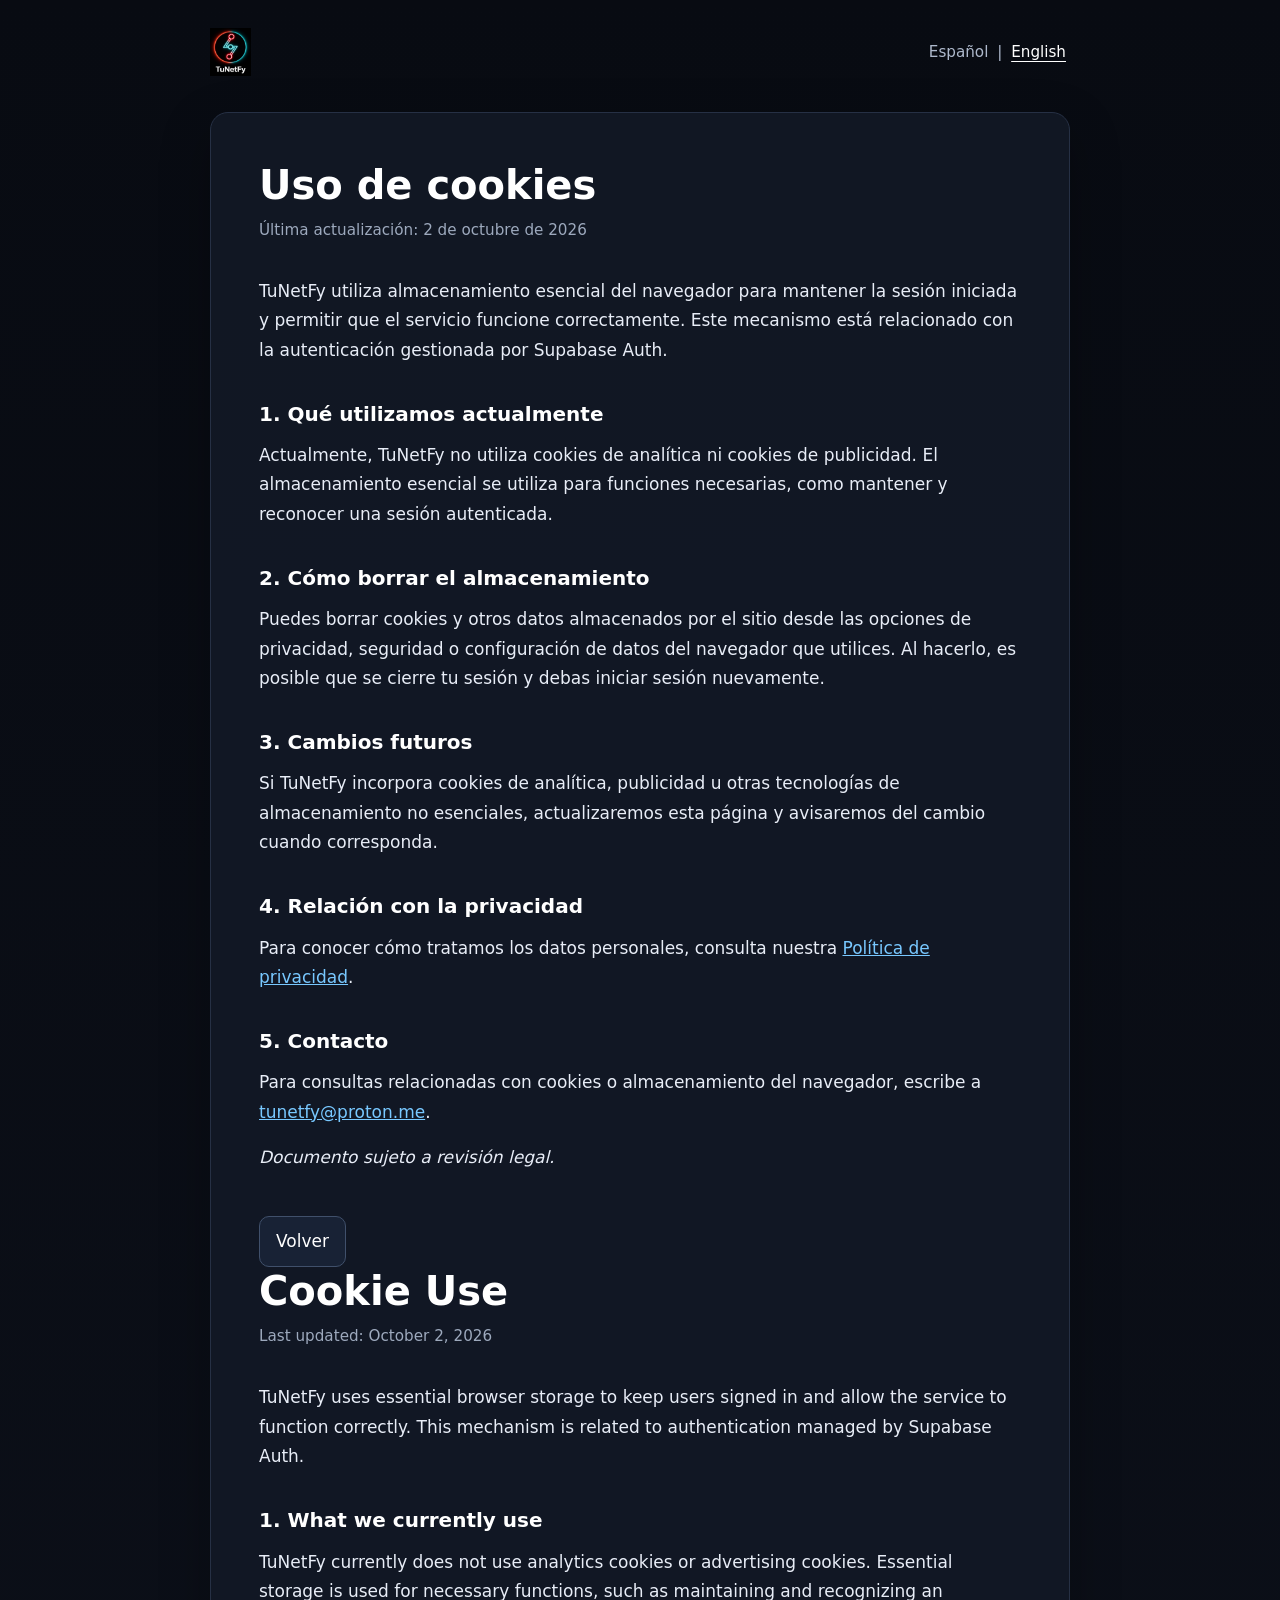
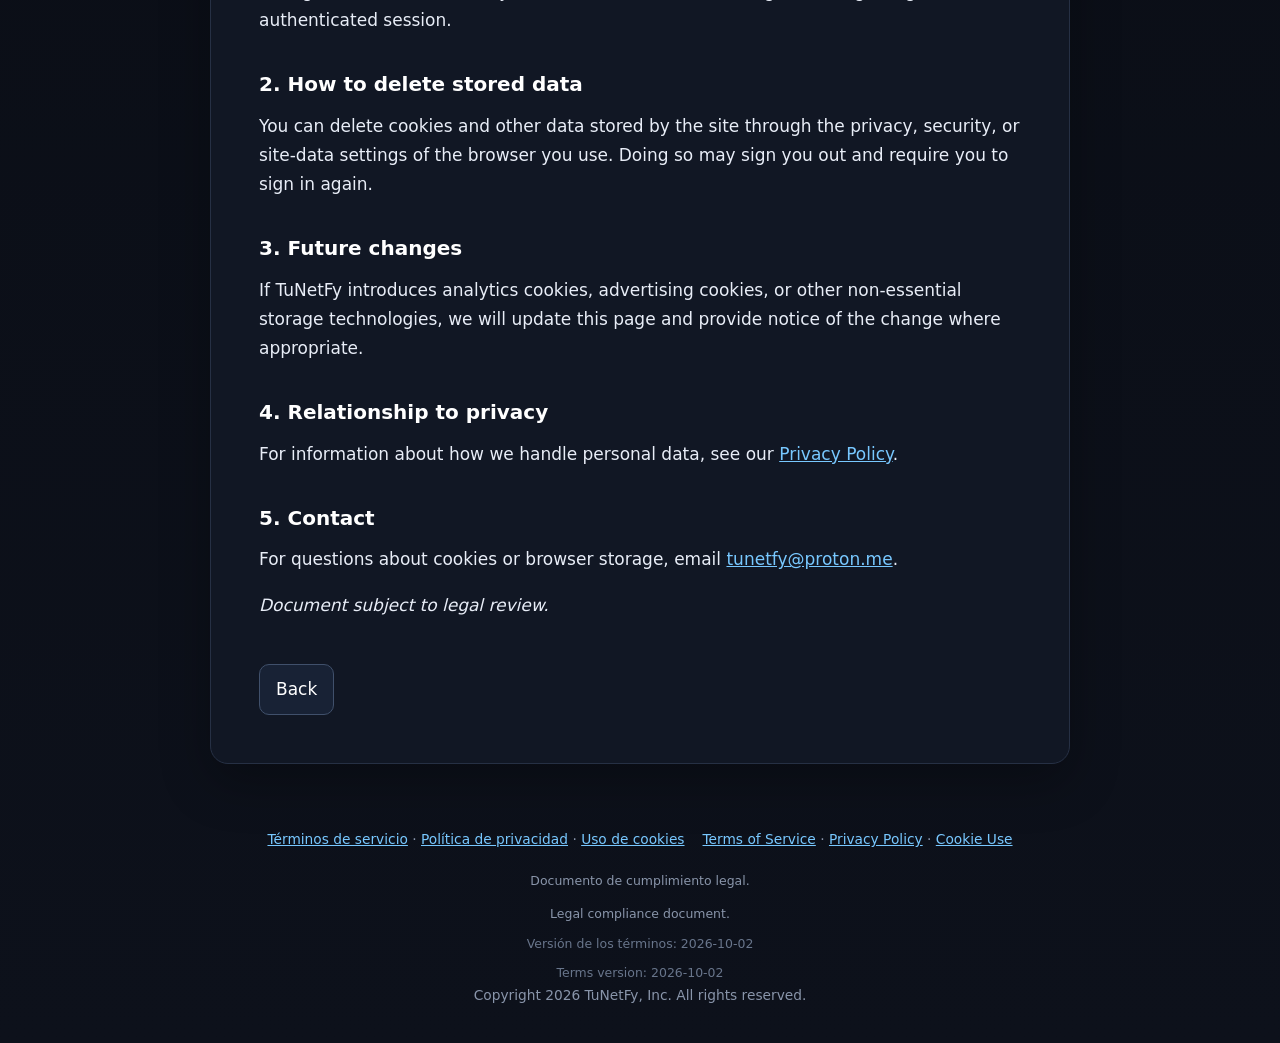
<file: cookies.html>
<!DOCTYPE html>
<html lang="es">
<head>
<meta charset="UTF-8">
<meta name="viewport" content="width=device-width, initial-scale=1.0">
<meta name="robots" content="noindex, nofollow">
<title>Cookie Use | TuNetFy</title>
<style>
:root{color-scheme:dark}
*{box-sizing:border-box}
html{background:#080b12}
body{margin:0;background:linear-gradient(180deg,#080b12 0%,#0d111b 100%);color:#e8edf7;font-family:Inter,system-ui,-apple-system,BlinkMacSystemFont,"Segoe UI",sans-serif;font-size:17px;line-height:1.72}
header{max-width:900px;margin:0 auto;padding:28px 20px 8px;display:flex;align-items:center;justify-content:space-between;gap:20px}
.logo{height:48px;width:auto;display:block}
.lang{font-size:.95rem;color:#aeb9cc;white-space:nowrap}
.lang button{border:0;background:none;color:#aeb9cc;font:inherit;cursor:pointer;padding:4px}
.lang button.active{color:#fff;text-decoration:underline;text-underline-offset:4px}
main{max-width:900px;margin:0 auto;padding:28px 20px 64px}
.card{background:rgba(18,24,37,.92);border:1px solid #263044;border-radius:18px;padding:clamp(24px,5vw,48px);box-shadow:0 18px 50px rgba(0,0,0,.28)}
h1{margin:0 0 8px;font-size:clamp(1.8rem,5vw,2.5rem);line-height:1.2;color:#fff}
.updated{margin:0 0 34px;color:#9da9bd;font-size:.95rem}
h2{margin:32px 0 10px;font-size:1.25rem;color:#fff}
p{margin:0 0 16px}
ul{padding-left:1.25rem;margin-top:8px}
li{margin-bottom:8px}
a{color:#78c8ff}
.back{display:inline-block;margin-top:28px;padding:10px 16px;border:1px solid #40506b;border-radius:10px;text-decoration:none;color:#fff;background:#182235}
footer{max-width:900px;margin:0 auto;padding:0 20px 36px;text-align:center;color:#8995aa;font-size:.86rem}
.footer-links{display:flex;justify-content:center;flex-wrap:wrap;gap:8px 18px;margin-bottom:18px}
.compliance{font-size:.78rem;margin-top:12px}
.version{font-size:.78rem;color:#68758b;margin-top:8px}
[lang-section]{display:none}
html.es [data-lang="es"],html.en [data-lang="en"]{display:block}
@media(max-width:560px){body{font-size:16px}header{padding-top:20px}.logo{height:40px}.card{border-radius:14px;padding:22px 18px}main{padding-top:20px}.footer-links{gap:7px 14px}}
</style>
</head>
<body>
<header>
<a href="/" aria-label="TuNetFy"><img class="logo" src="/assets/logo.png" alt="TuNetFy"></a>
<nav class="lang" aria-label="Language"><button id="esBtn" type="button">Español</button><span> | </span><button id="enBtn" type="button">English</button></nav>
</header>
<main>
<article class="card">
<section data-lang="es" lang="es">
<h1>Uso de cookies</h1><p class="updated">Última actualización: 2 de octubre de 2026</p>
<p>TuNetFy utiliza almacenamiento esencial del navegador para mantener la sesión iniciada y permitir que el servicio funcione correctamente. Este mecanismo está relacionado con la autenticación gestionada por Supabase Auth.</p>
<h2>1. Qué utilizamos actualmente</h2><p>Actualmente, TuNetFy no utiliza cookies de analítica ni cookies de publicidad. El almacenamiento esencial se utiliza para funciones necesarias, como mantener y reconocer una sesión autenticada.</p>
<h2>2. Cómo borrar el almacenamiento</h2><p>Puedes borrar cookies y otros datos almacenados por el sitio desde las opciones de privacidad, seguridad o configuración de datos del navegador que utilices. Al hacerlo, es posible que se cierre tu sesión y debas iniciar sesión nuevamente.</p>
<h2>3. Cambios futuros</h2><p>Si TuNetFy incorpora cookies de analítica, publicidad u otras tecnologías de almacenamiento no esenciales, actualizaremos esta página y avisaremos del cambio cuando corresponda.</p>
<h2>4. Relación con la privacidad</h2><p>Para conocer cómo tratamos los datos personales, consulta nuestra <a href="/privacidad.html">Política de privacidad</a>.</p>
<h2>5. Contacto</h2><p>Para consultas relacionadas con cookies o almacenamiento del navegador, escribe a <a href="mailto:tunetfy@proton.me">tunetfy@proton.me</a>.</p>
<p><em>Documento sujeto a revisión legal.</em></p>
<a class="back" href="/">Volver</a>
</section>
<section data-lang="en" lang="en">
<h1>Cookie Use</h1><p class="updated">Last updated: October 2, 2026</p>
<p>TuNetFy uses essential browser storage to keep users signed in and allow the service to function correctly. This mechanism is related to authentication managed by Supabase Auth.</p>
<h2>1. What we currently use</h2><p>TuNetFy currently does not use analytics cookies or advertising cookies. Essential storage is used for necessary functions, such as maintaining and recognizing an authenticated session.</p>
<h2>2. How to delete stored data</h2><p>You can delete cookies and other data stored by the site through the privacy, security, or site-data settings of the browser you use. Doing so may sign you out and require you to sign in again.</p>
<h2>3. Future changes</h2><p>If TuNetFy introduces analytics cookies, advertising cookies, or other non-essential storage technologies, we will update this page and provide notice of the change where appropriate.</p>
<h2>4. Relationship to privacy</h2><p>For information about how we handle personal data, see our <a href="/privacidad.html">Privacy Policy</a>.</p>
<h2>5. Contact</h2><p>For questions about cookies or browser storage, email <a href="mailto:tunetfy@proton.me">tunetfy@proton.me</a>.</p>
<p><em>Document subject to legal review.</em></p>
<a class="back" href="/">Back</a>
</section>
</article>
</main>
<footer>
<div class="footer-links">
<span data-lang="es"><a href="/terminos.html">Términos de servicio</a> · <a href="/privacidad.html">Política de privacidad</a> · <a href="/cookies.html">Uso de cookies</a></span>
<span data-lang="en"><a href="/terminos.html">Terms of Service</a> · <a href="/privacidad.html">Privacy Policy</a> · <a href="/cookies.html">Cookie Use</a></span>
</div>
<div data-lang="es" class="compliance">Documento de cumplimiento legal.</div>
<div data-lang="en" class="compliance">Legal compliance document.</div>
<div data-lang="es" class="version">Versión de los términos: 2026-10-02</div>
<div data-lang="en" class="version">Terms version: 2026-10-02</div>
<div>Copyright 2026 TuNetFy, Inc. All rights reserved.</div>
</footer>
<script>
(function(){
const q=new URLSearchParams(location.search), nav=(navigator.language||"").toLowerCase();
let lang=q.get("lang")==="en"||(!q.get("lang")&&nav.startsWith("en"))?"en":"es";
function setLang(v){lang=v;document.documentElement.className=v;document.documentElement.lang=v;document.getElementById("esBtn").classList.toggle("active",v==="es");document.getElementById("enBtn").classList.toggle("active",v==="en");}
document.getElementById("esBtn").addEventListener("click",()=>setLang("es"));
document.getElementById("enBtn").addEventListener("click",()=>setLang("en"));
setLang(lang);
})();
</script>
</body>
</html>
</file>
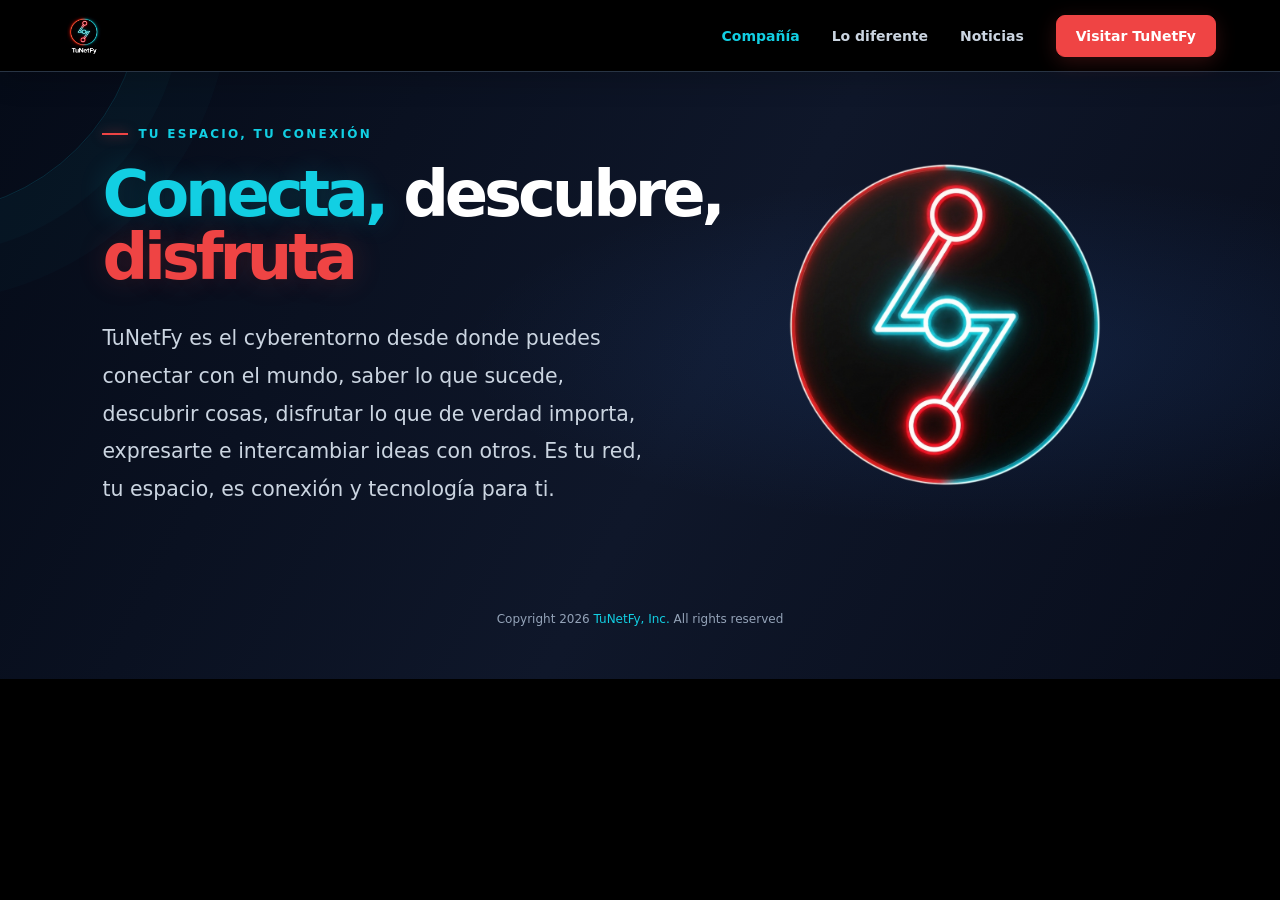
<file: inicio.html>
<!DOCTYPE html>
<html lang="es">
<head>
  <link rel="canonical" href="https://tunetfy.com/inicio">
  <meta charset="UTF-8">
  <meta name="viewport" content="width=device-width, initial-scale=1.0">
  <title>TuNetFy — Conecta, descubre, disfruta</title>
  <meta name="description" content="TuNetFy es tu espacio para conectar con el mundo, descubrir lo que sucede, expresarte e intercambiar ideas con otros. Conexión y tecnología para ti.">
  <meta name="robots" content="index, follow">
  <meta property="og:type" content="website">
  <meta property="og:site_name" content="TuNetFy">
  <meta property="og:title" content="TuNetFy — Conecta, descubre, disfruta">
  <meta property="og:description" content="Tu espacio para conectar con el mundo, descubrir lo que sucede, expresarte e intercambiar ideas. Conexión y tecnología para ti.">
  <meta property="og:url" content="https://tunetfy.com/inicio">
  <meta property="og:image" content="https://tunetfy.com/assets/og-tunetfy.jpg">
  <meta property="og:image:width" content="1200">
  <meta property="og:image:height" content="630">
  <meta name="twitter:card" content="summary_large_image">
  <meta name="twitter:image" content="https://tunetfy.com/assets/og-tunetfy.jpg">
  <meta name="twitter:title" content="TuNetFy — Conecta, descubre, disfruta">
  <meta name="twitter:description" content="Tu espacio para conectar, descubrir, expresarte e intercambiar ideas.">
  <meta name="theme-color" content="#000000">
  <link rel="icon" type="image/png" href="assets/favicon.png">
  <style>
    :root {
      /* Valores tomados de la interfaz actual de TuNetFy (dashboard.html). */
      --tn-black: #000000;
      --tn-deep: #050b18;
      --tn-navy: #0f172a;
      --tn-slate: #1e293b;
      --tn-border: #334155;
      --tn-blue: #3b82f6;
      --tn-cyan: #12cfe3;
      --tn-red: #ef4444;
      --tn-white: #f8fafc;
      --tn-muted: #94a3b8;
    }

    * { box-sizing: border-box; }
    html { scroll-behavior: smooth; scroll-padding-top: 88px; }
    body {
      margin: 0;
      min-width: 320px;
      background: var(--tn-black);
      color: var(--tn-white);
      font-family: Inter, ui-sans-serif, system-ui, -apple-system, BlinkMacSystemFont, "Segoe UI", sans-serif;
      -webkit-font-smoothing: antialiased;
    }
    a { color: inherit; text-decoration: none; }

    .site-nav {
      position: fixed;
      inset: 0 0 auto;
      z-index: 100;
      min-height: 72px;
      display: flex;
      align-items: center;
      justify-content: space-between;
      gap: 24px;
      padding: 12px clamp(20px, 5vw, 76px);
      background: rgba(0, 0, 0, .94);
      border-bottom: 1px solid rgba(51, 65, 85, .8);
      box-shadow: 0 8px 28px rgba(0, 0, 0, .2);
      backdrop-filter: blur(14px);
    }
    .brand { display: inline-flex; align-items: center; flex: 0 0 auto; }
    .brand img { display: block; width: 40px; height: 40px; object-fit: contain; }
    .nav-right { display: flex; align-items: center; gap: clamp(16px, 2.5vw, 34px); }
    .nav-links { display: flex; align-items: center; gap: clamp(16px, 2.5vw, 34px); }
    .nav-links a {
      color: #cbd5e1;
      font-size: 14px;
      font-weight: 600;
      transition: color .18s ease;
    }
    .nav-links a:hover, .nav-links a:focus-visible { color: var(--tn-cyan); }
    .signup {
      display: inline-flex;
      min-height: 42px;
      align-items: center;
      justify-content: center;
      padding: 0 19px;
      border: 1px solid var(--tn-red);
      border-radius: 9px;
      background: var(--tn-red);
      color: #fff;
      font-size: 14px;
      font-weight: 750;
      white-space: nowrap;
      box-shadow: 0 5px 20px rgba(239, 68, 68, .2);
      transition: background .18s ease, transform .18s ease;
    }
    .signup:hover { background: #dc2626; transform: translateY(-1px); }
    .menu-toggle {
      display: none;
      width: 42px;
      height: 42px;
      align-items: center;
      justify-content: center;
      border: 1px solid var(--tn-border);
      border-radius: 9px;
      background: var(--tn-navy);
      color: var(--tn-white);
      cursor: pointer;
    }
    .menu-toggle svg { width: 22px; height: 22px; }

    main { padding-top: 72px; }
    .hero {
      position: relative;
      isolation: isolate;
      display: grid;
      grid-template-columns: minmax(0, 1.08fr) minmax(320px, .92fr);
      align-items: center;
      gap: clamp(28px, 5vw, 76px);
      min-height: 0;
      overflow: hidden;
      padding: 48px clamp(24px, 8vw, 120px);
      background:
        radial-gradient(ellipse at 78% 46%, rgba(59, 130, 246, .13), transparent 38%),
        linear-gradient(118deg, var(--tn-deep) 0%, var(--tn-navy) 54%, #080d1b 100%);
    }
    .hero::before {
      content: "";
      position: absolute;
      z-index: -1;
      width: 440px;
      height: 440px;
      left: -300px;
      top: -300px;
      border: 1px solid rgba(18, 207, 227, .16);
      border-radius: 50%;
      box-shadow: 0 0 0 42px rgba(18, 207, 227, .025), 0 0 0 88px rgba(18, 207, 227, .018);
    }
    .different-title {
      max-width: 760px;
      margin: 0;
      color: #fff;
      font-size: clamp(2.025rem, 3.75vw, 3.9rem);
      font-weight: 850;
      letter-spacing: -.065em;
      line-height: .99;
    }
    .hero-copy { max-width: 720px; }
    .eyebrow {
      display: inline-flex;
      align-items: center;
      gap: 10px;
      margin: 0 0 22px;
      color: var(--tn-cyan);
      font-size: 12px;
      font-weight: 800;
      letter-spacing: .19em;
      text-transform: uppercase;
    }
    .eyebrow::before {
      content: "";
      width: 26px;
      height: 2px;
      background: var(--tn-red);
      box-shadow: 0 0 12px rgba(239, 68, 68, .65);
    }
    h1 {
      max-width: 760px;
      margin: 0;
      color: #fff;
      font-size: clamp(2.7rem, 5vw, 5.2rem);
      font-weight: 850;
      letter-spacing: -.065em;
      line-height: .99;
    }
    .hero-copy { align-self: start; }
    h1 .hero-line {
      display: block;
      white-space: nowrap;
    }
    h1 .hero-cyan {
      color: var(--tn-cyan);
      text-shadow: 0 0 28px rgba(18, 207, 227, .2);
    }
    h1 .hero-white { color: #fff; }
    h1 .hero-highlight {
      display: block;
      color: var(--tn-red);
      text-shadow: 0 0 30px rgba(239, 68, 68, .2);
    }
    .hero-description {
      max-width: 670px;
      margin: 30px 0 0;
      color: #cbd5e1;
      font-size: clamp(19px, 1.6vw, 21px);
      line-height: 1.85;
    }

    .hero-logo {
      display: block;
      width: min(32vw, 430px);
      max-width: 100%;
      height: auto;
      justify-self: center;
    }

    .news-headline {
      margin: 20px 0 0;
      color: #fff;
      font-size: clamp(20px, 2vw, 26px);
      font-weight: 800;
      line-height: 1.3;
      letter-spacing: -.02em;
    }
    .news-list {
      max-width: 670px;
      margin: 20px 0 0;
      padding-left: 24px;
      color: #cbd5e1;
      font-size: clamp(19px, 1.6vw, 21px);
      line-height: 1.85;
    }
    .news-list li { margin: 0 0 12px; padding-left: 4px; }
    .news-list strong { color: #f8fafc; font-weight: 750; }

    .hero-copyright {
      grid-column: 1 / -1;
      justify-self: center;
      margin: 16px 0 2px;
      color: var(--tn-muted);
      font-size: 12px;
      line-height: 1.6;
      text-align: center;
    }
    .hero-copyright a { color: var(--tn-cyan); text-decoration: none; }
    .hero-copyright a:hover, .hero-copyright a:focus-visible { text-decoration: underline; text-underline-offset: 3px; }

    #noticias.placeholder-section {
      min-height: 0;
      padding: 0;
      background: transparent;
      border-top: 0;
    }
    #noticias .hero-description { margin-top: 20px; }
    #noticias .hero { align-items: start; }
    #noticias .hero-logo {
      width: min(40vw, 540px);
      max-width: 100%;
      height: auto;
      justify-self: start;
      align-self: start;
      margin: 0;
    }

    .view { display: none; }
    .view.is-active { display: block; }
    .nav-links a.is-active { color: var(--tn-cyan); }
    .placeholder-section {
      min-height: calc(100vh - 72px);
      padding: 72px clamp(24px, 8vw, 120px);
      background: #080d18;
      border-top: 1px solid rgba(51, 65, 85, .55);
    }

    @media (max-width: 640px) {
      .site-nav { min-height: 66px; padding: 9px 16px; gap: 10px; }
      .brand img { width: 40px; height: 40px; }
      .nav-right { gap: 9px; }
      .menu-toggle { display: inline-flex; order: 1; }
      .signup { order: 2; min-height: 40px; padding: 0 9px; font-size: 11px; }
      .nav-links {
        position: absolute;
        top: calc(100% + 1px);
        left: 0;
        right: 0;
        display: none;
        align-items: stretch;
        gap: 0;
        padding: 8px 16px 14px;
        background: rgba(0, 0, 0, .98);
        border-bottom: 1px solid var(--tn-border);
        box-shadow: 0 14px 24px rgba(0,0,0,.3);
      }
      .nav-links.is-open { display: flex; flex-direction: column; }
      .nav-links a { padding: 13px 8px; border-bottom: 1px solid rgba(51,65,85,.45); }
      .nav-links a:last-child { border-bottom: 0; }
      main { padding-top: 66px; }
      .hero {
        grid-template-columns: 1fr;
        gap: 18px;
        min-height: auto;
        padding: 28px 25px 48px;
      }
      .eyebrow { margin-bottom: 18px; font-size: 10px; }
      h1 { font-size: clamp(2.35rem, 10.5vw, 4.1rem); line-height: 1.02; }
      h1 .hero-line { white-space: normal; }
      .hero-description { margin-top: 22px; font-size: 19px; line-height: 1.75; }
      .hero-logo { width: min(78vw, 300px); margin: 4px auto 0; }
      #noticias .hero-logo { width: min(78vw, 300px); justify-self: center; align-self: auto; margin: 4px auto 0; }
      .placeholder-section { min-height: calc(100vh - 66px); padding: 48px 25px; }
    }
    @media (prefers-reduced-motion: reduce) {
      html { scroll-behavior: auto; }
      *, *::before, *::after { transition-duration: .01ms !important; animation-duration: .01ms !important; }
    }
  </style>
</head>
<body>
  <header class="site-nav">
    <a class="brand" href="#compania" aria-label="TuNetFy, Compañía">
      <img src="assets/logo.png" alt="TuNetFy">
    </a>

    <div class="nav-right">
      <button class="menu-toggle" type="button" aria-label="Abrir menú" aria-expanded="false" aria-controls="primary-navigation">
        <svg viewBox="0 0 24 24" fill="none" stroke="currentColor" stroke-width="2" stroke-linecap="round" aria-hidden="true">
          <path d="M4 6h16M4 12h16M4 18h16"></path>
        </svg>
      </button>
      <nav class="nav-links" id="primary-navigation" aria-label="Navegación principal">
        <a href="#compania">Compañía</a>
        <a href="#diferente">Lo diferente</a>
        <a href="#noticias">Noticias</a>
      </nav>
      <a class="signup" href="dashboard.html">Visitar TuNetFy</a>
    </div>
  </header>

  <main>
    <section class="view is-active" id="compania" aria-label="Compañía">
      <section class="hero" aria-labelledby="hero-title">
      <div class="hero-copy">
        <p class="eyebrow">Tu espacio, tu conexión</p>
        <h1 id="hero-title"><span class="hero-line"><span class="hero-cyan">Conecta,</span> <span class="hero-white">descubre,</span></span><span class="hero-highlight">disfruta</span></h1>
        <p class="hero-description">TuNetFy es el cyberentorno desde donde puedes conectar con el mundo, saber lo que sucede, descubrir cosas, disfrutar lo que de verdad importa, expresarte e intercambiar ideas con otros. Es tu red, tu espacio, es conexión y tecnología para ti.</p>
      </div>

      <img class="hero-logo" src="assets/logo4.png" alt="TuNetFy">
      <p class="hero-copyright">Copyright 2026 <a href="dashboard.html">TuNetFy, Inc.</a> All rights reserved</p>
      </section>
    </section>
    <section class="view" id="diferente" aria-label="Lo diferente">
      <section class="hero" aria-labelledby="different-title">
      <div class="hero-copy">
        <h2 class="different-title" id="different-title">Lo diferente</h2>
        <p class="hero-description">Conoce personas de todas partes y deja que cada encuentro sume a tu día. Conversa con naturalidad y conecta a tu manera. Entérate de lo que sucede en el mundo y comparte tu voz con quien quieras. Descubre historias, ideas y momentos que te inspiran a diario. Una red creada para que disfrutes cada momento. Únete a TuNetFy y empieza a conectar hoy.</p>
      </div>
      <img class="hero-logo" src="assets/logo4.png" alt="TuNetFy">
      <p class="hero-copyright">Copyright 2026 <a href="dashboard.html">TuNetFy, Inc.</a> All rights reserved</p>
      </section>
    </section>
    <section class="view placeholder-section" id="noticias" aria-label="Noticias">
      <section class="hero" aria-labelledby="news-title">
        <div class="hero-copy">
          <h2 class="different-title" id="news-title">Noticias</h2>
          <h3 class="news-headline">República Dominicana entra en el mapa estratégico de TuNetFy: Conectando el Hub Digital del Caribe con el mundo</h3>

          <p class="hero-description">En TuNetFy, nuestro proyecto global nació con una premisa clara: transformar el entorno de las redes sociales hacia un cyberentorno más dinámico, transparente y verdaderamente enfocado en la experiencia humana. Dentro de nuestros planes de alcance e interconexión a escala internacional, la República Dominicana se ha posicionado como un destino prioritario e inevitable en nuestra ruta de despliegue.</p>

          <p class="hero-description">No es una casualidad que estemos volcando nuestros recursos y atención en esta gran nación. Los datos del sector son contundentes: con una penetración que ya supera las 11 millones de líneas móviles y un uso de internet que alcanza a más del 94% de la población, República Dominicana destaca en la región por su altísimo nivel de adopción digital y su conectividad sin pausas.</p>

          <p class="hero-description">Más allá de las métricas de penetración, el país está experimentando una metamorfosis histórica que atrae la mirada de las mayores potencias tecnológicas del mundo:</p>

          <ul class="news-list">
            <li><strong>Infraestructura de Clase Mundial:</strong> La reciente inversión estratégica de US$500 millones por parte de Google para convertir al país en su principal puerto de intercambio digital regional (a través de avanzados sistemas de cables submarinos) refuerza la solidez técnica sobre la cual nos integramos.</li>
            <li><strong>Centro de Excelencia en IA:</strong> Alianzas de alto nivel como la establecida con NVIDIA para el desarrollo de Inteligencia Artificial y la formación de talento local colocan a la nación en la vanguardia de las tecnologías emergentes.</li>
            <li><strong>Innovación Aeroespacial:</strong> El ambicioso proyecto impulsado por Launch on Demand para instalar un puerto espacial comercial en Pedernales confirma que el ecosistema local no tiene límites.</li>
          </ul>

          <p class="hero-description">Frente a esta gran ola de transformación, en TuNetFy no podíamos ser ajenos al momentum dominicano. No venimos a ser espectadores; venimos a potenciar e impulsar este ecosistema.</p>

          <p class="hero-description">Nuestra plataforma integra a la República Dominicana como un punto clave dentro de nuestra red global, ofreciendo a la comunidad dominicana un cyberentorno diseñado a su medida: un espacio ideal para conectar con el mundo, compartir ideas sin fronteras, descubrir nuevas tendencias, mantenerse informados y disfrutar de una experiencia digital de nivel superior.</p>

          <p class="hero-description">Las grandes cosas ya están pasando en suelo dominicano, y en TuNetFy nos enorgullece ser parte del motor que las conecta globalmente. ¡Bienvenidos seamos todos a la gran revolucion tecnologica que en la actualidad esta transformando al mundo!</p>
        </div>
        <img class="hero-logo" src="assets/ads_rep_dom.png" alt="Anuncio de TuNetFy sobre la República Dominicana y su conexión con el Hub Digital del Caribe" style="border-radius: 10px;" onerror="this.style.display='none'">
        <p class="hero-copyright">Copyright 2026 <a href="dashboard.html">TuNetFy, Inc.</a> All rights reserved</p>
      </section>
    </section>
  </main>

  <script>
    (() => {
      const button = document.querySelector('.menu-toggle');
      const navigation = document.querySelector('#primary-navigation');
      const links = [...document.querySelectorAll('.nav-links a')];
      const views = [...document.querySelectorAll('main .view')];

      const showView = () => {
        const requested = window.location.hash.slice(1) || 'compania';
        const activeId = views.some(view => view.id === requested) ? requested : 'compania';
        views.forEach(view => view.classList.toggle('is-active', view.id === activeId));
        links.forEach(link => {
          const active = link.hash === '#' + activeId;
          link.classList.toggle('is-active', active);
          if (active) link.setAttribute('aria-current', 'page');
          else link.removeAttribute('aria-current');
        });
      };

      showView();
      window.addEventListener('hashchange', showView);

      if (!button || !navigation) return;
      button.addEventListener('click', () => {
        const isOpen = navigation.classList.toggle('is-open');
        button.setAttribute('aria-expanded', String(isOpen));
        button.setAttribute('aria-label', isOpen ? 'Cerrar menú' : 'Abrir menú');
      });

      navigation.addEventListener('click', (event) => {
        if (event.target.closest('a')) {
          navigation.classList.remove('is-open');
          button.setAttribute('aria-expanded', 'false');
          button.setAttribute('aria-label', 'Abrir menú');
        }
      });
    })();
  </script>
</body>
</html>
</file>
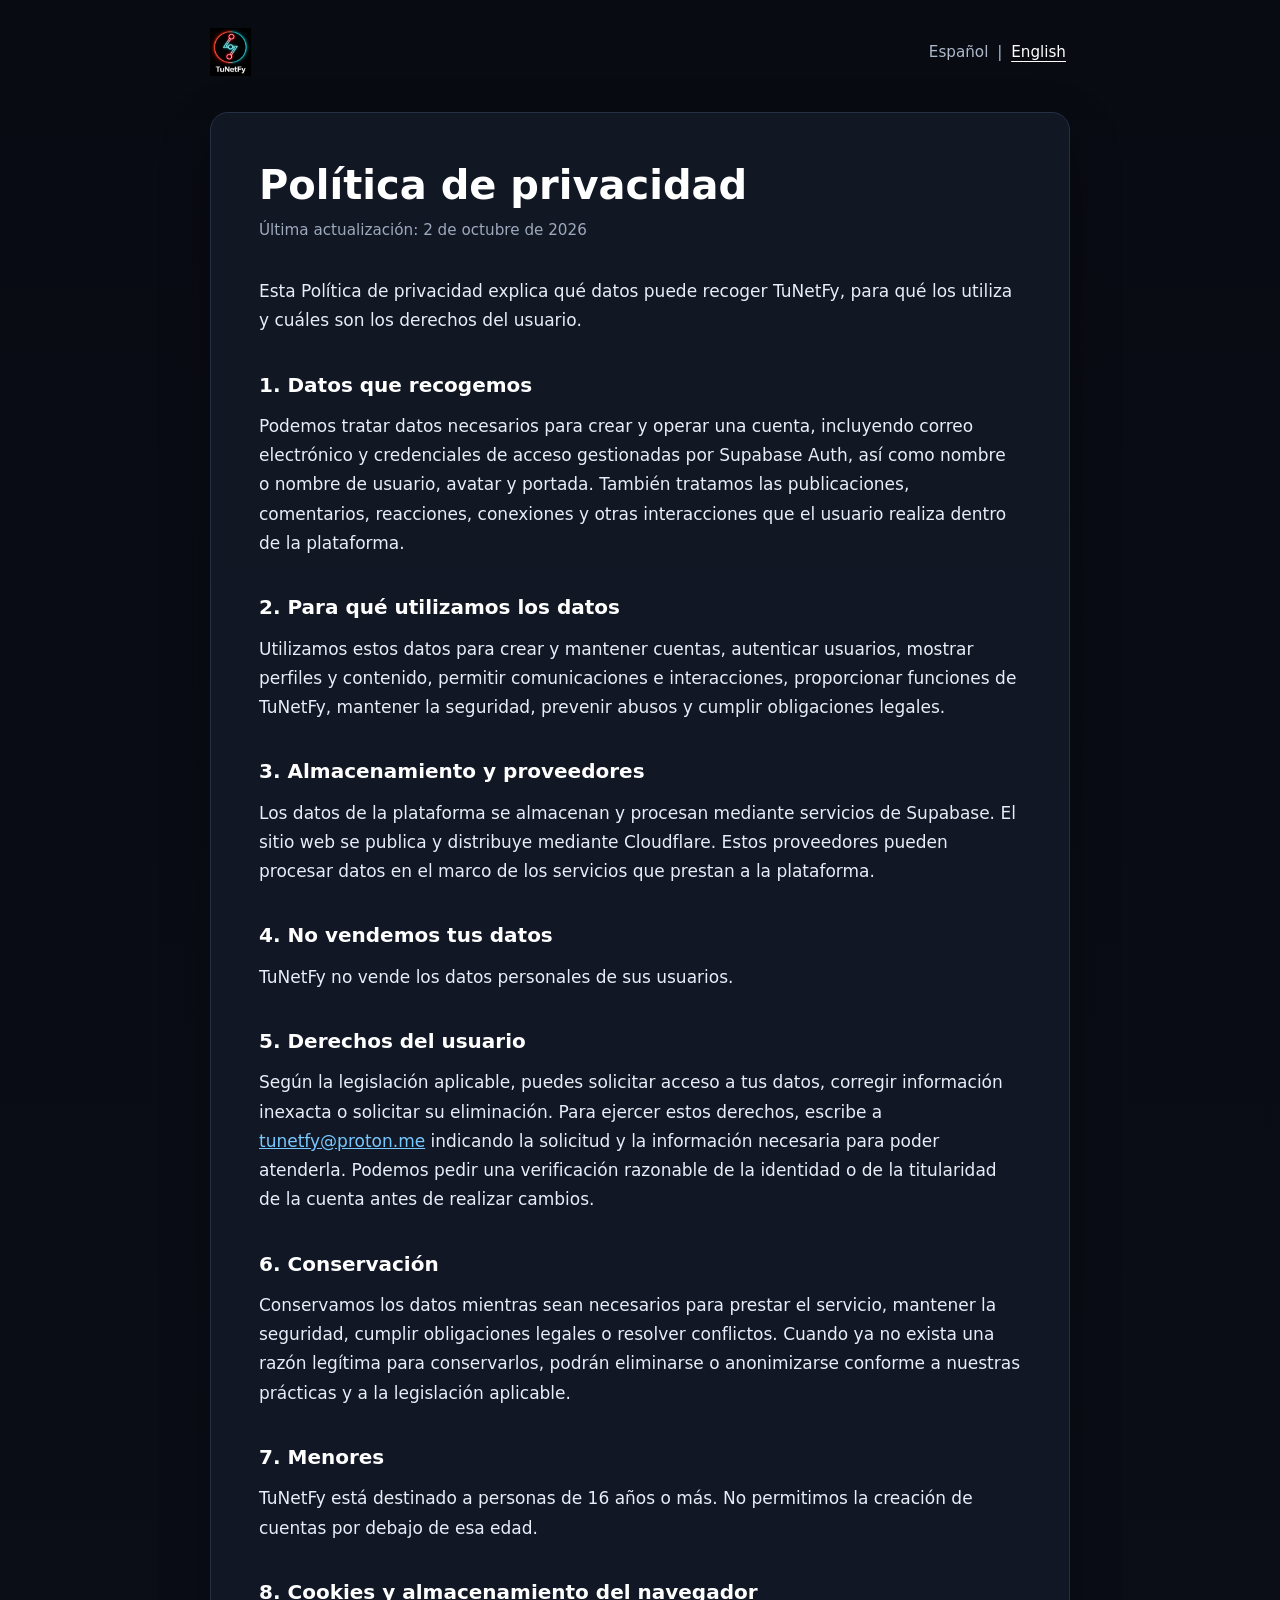
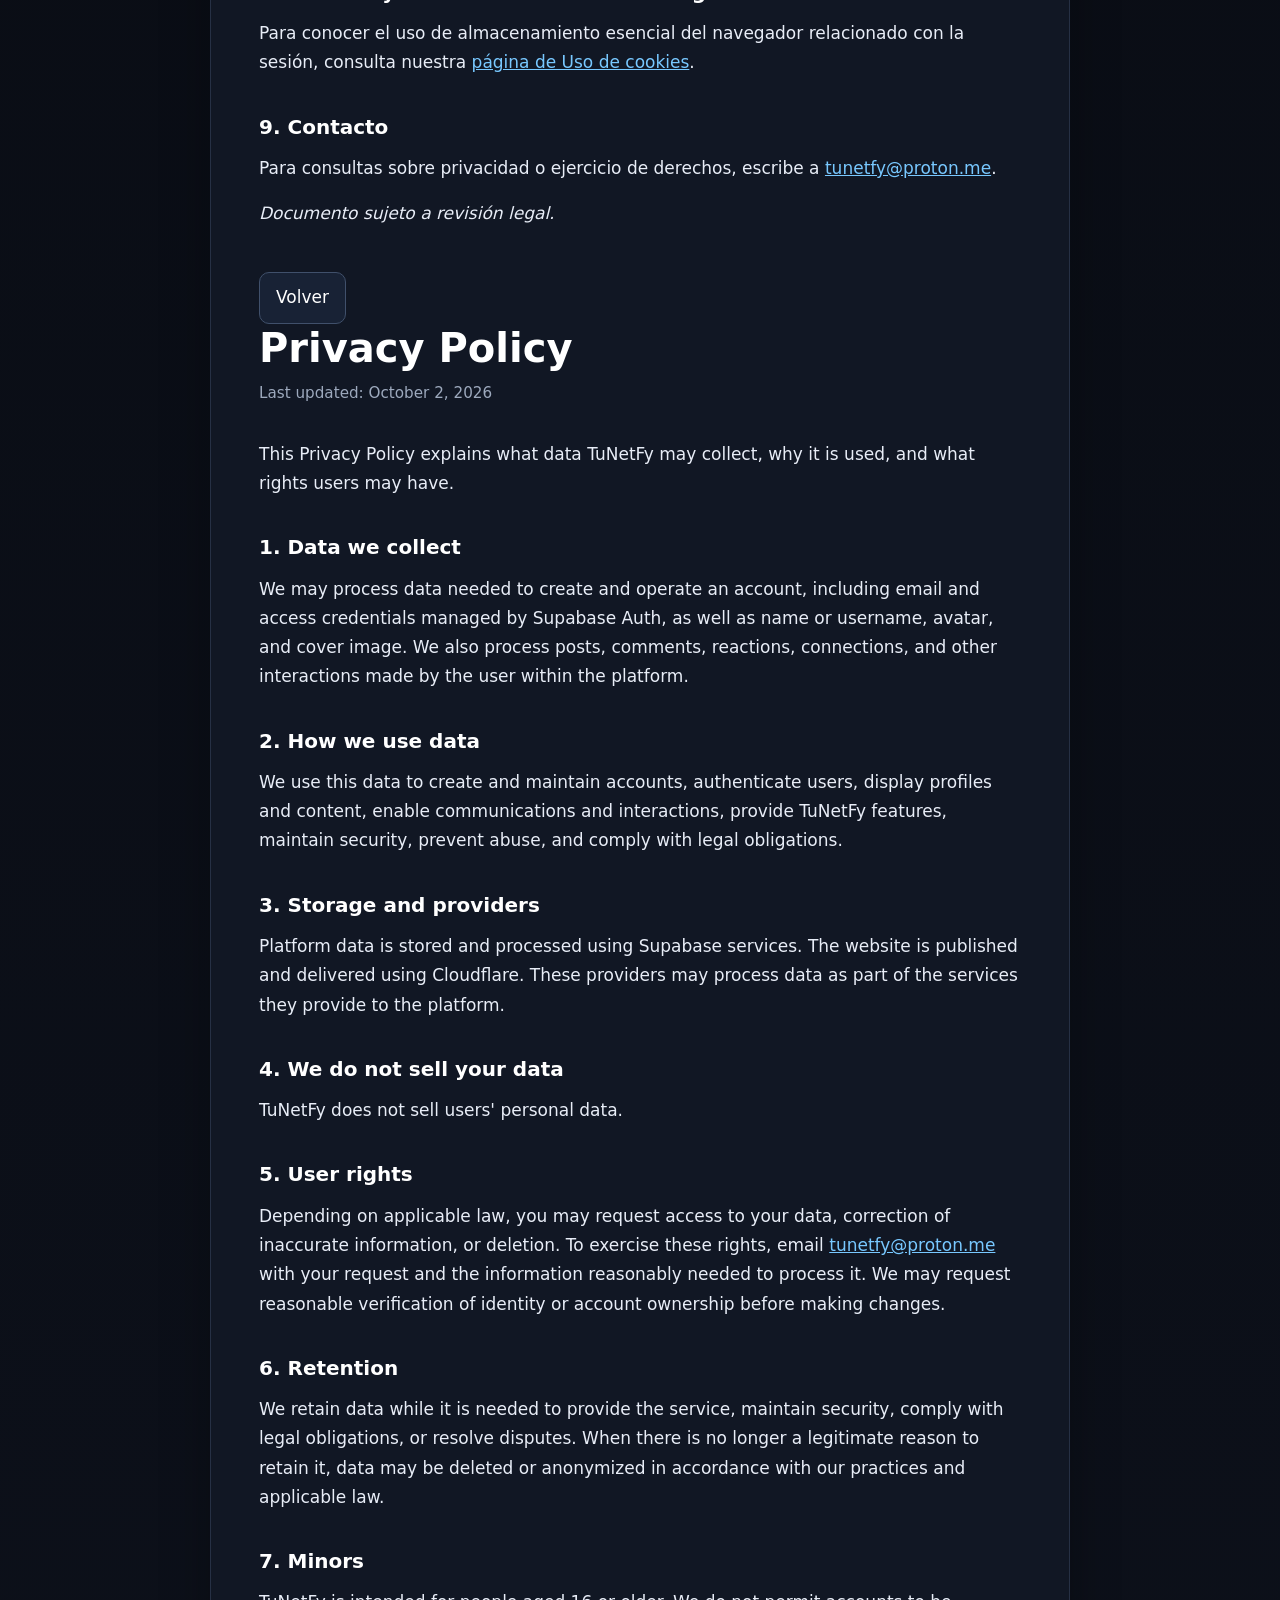
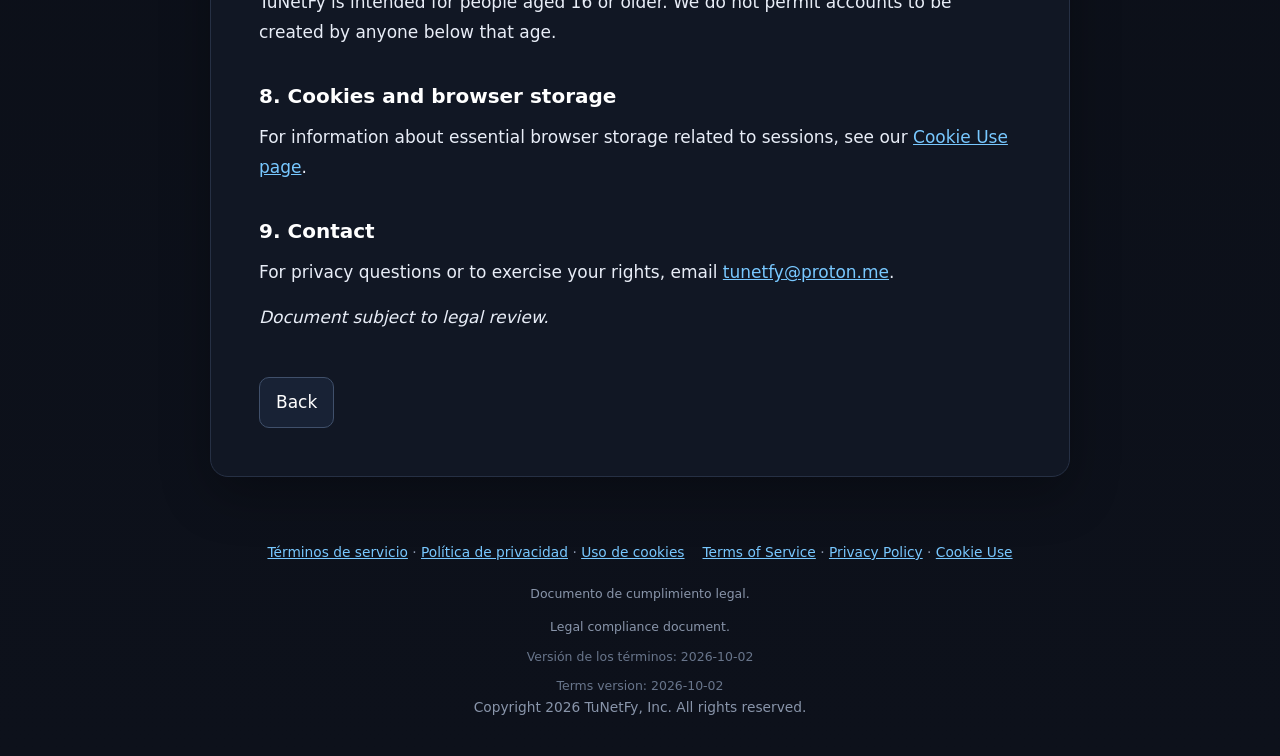
<file: privacidad.html>
<!DOCTYPE html>
<html lang="es">
<head>
<meta charset="UTF-8">
<meta name="viewport" content="width=device-width, initial-scale=1.0">
<meta name="robots" content="noindex, nofollow">
<title>Privacy Policy | TuNetFy</title>
<style>
:root{color-scheme:dark}
*{box-sizing:border-box}
html{background:#080b12}
body{margin:0;background:linear-gradient(180deg,#080b12 0%,#0d111b 100%);color:#e8edf7;font-family:Inter,system-ui,-apple-system,BlinkMacSystemFont,"Segoe UI",sans-serif;font-size:17px;line-height:1.72}
header{max-width:900px;margin:0 auto;padding:28px 20px 8px;display:flex;align-items:center;justify-content:space-between;gap:20px}
.logo{height:48px;width:auto;display:block}
.lang{font-size:.95rem;color:#aeb9cc;white-space:nowrap}
.lang button{border:0;background:none;color:#aeb9cc;font:inherit;cursor:pointer;padding:4px}
.lang button.active{color:#fff;text-decoration:underline;text-underline-offset:4px}
main{max-width:900px;margin:0 auto;padding:28px 20px 64px}
.card{background:rgba(18,24,37,.92);border:1px solid #263044;border-radius:18px;padding:clamp(24px,5vw,48px);box-shadow:0 18px 50px rgba(0,0,0,.28)}
h1{margin:0 0 8px;font-size:clamp(1.8rem,5vw,2.5rem);line-height:1.2;color:#fff}
.updated{margin:0 0 34px;color:#9da9bd;font-size:.95rem}
h2{margin:32px 0 10px;font-size:1.25rem;color:#fff}
p{margin:0 0 16px}
ul{padding-left:1.25rem;margin-top:8px}
li{margin-bottom:8px}
a{color:#78c8ff}
.back{display:inline-block;margin-top:28px;padding:10px 16px;border:1px solid #40506b;border-radius:10px;text-decoration:none;color:#fff;background:#182235}
footer{max-width:900px;margin:0 auto;padding:0 20px 36px;text-align:center;color:#8995aa;font-size:.86rem}
.footer-links{display:flex;justify-content:center;flex-wrap:wrap;gap:8px 18px;margin-bottom:18px}
.compliance{font-size:.78rem;margin-top:12px}
.version{font-size:.78rem;color:#68758b;margin-top:8px}
[lang-section]{display:none}
html.es [data-lang="es"],html.en [data-lang="en"]{display:block}
@media(max-width:560px){body{font-size:16px}header{padding-top:20px}.logo{height:40px}.card{border-radius:14px;padding:22px 18px}main{padding-top:20px}.footer-links{gap:7px 14px}}
</style>
</head>
<body>
<header>
<a href="/" aria-label="TuNetFy"><img class="logo" src="/assets/logo.png" alt="TuNetFy"></a>
<nav class="lang" aria-label="Language"><button id="esBtn" type="button">Español</button><span> | </span><button id="enBtn" type="button">English</button></nav>
</header>
<main>
<article class="card">
<section data-lang="es" lang="es">
<h1>Política de privacidad</h1><p class="updated">Última actualización: 2 de octubre de 2026</p>
<p>Esta Política de privacidad explica qué datos puede recoger TuNetFy, para qué los utiliza y cuáles son los derechos del usuario.</p>
<h2>1. Datos que recogemos</h2><p>Podemos tratar datos necesarios para crear y operar una cuenta, incluyendo correo electrónico y credenciales de acceso gestionadas por Supabase Auth, así como nombre o nombre de usuario, avatar y portada. También tratamos las publicaciones, comentarios, reacciones, conexiones y otras interacciones que el usuario realiza dentro de la plataforma.</p>
<h2>2. Para qué utilizamos los datos</h2><p>Utilizamos estos datos para crear y mantener cuentas, autenticar usuarios, mostrar perfiles y contenido, permitir comunicaciones e interacciones, proporcionar funciones de TuNetFy, mantener la seguridad, prevenir abusos y cumplir obligaciones legales.</p>
<h2>3. Almacenamiento y proveedores</h2><p>Los datos de la plataforma se almacenan y procesan mediante servicios de Supabase. El sitio web se publica y distribuye mediante Cloudflare. Estos proveedores pueden procesar datos en el marco de los servicios que prestan a la plataforma.</p>
<h2>4. No vendemos tus datos</h2><p>TuNetFy no vende los datos personales de sus usuarios.</p>
<h2>5. Derechos del usuario</h2><p>Según la legislación aplicable, puedes solicitar acceso a tus datos, corregir información inexacta o solicitar su eliminación. Para ejercer estos derechos, escribe a <a href="mailto:tunetfy@proton.me">tunetfy@proton.me</a> indicando la solicitud y la información necesaria para poder atenderla. Podemos pedir una verificación razonable de la identidad o de la titularidad de la cuenta antes de realizar cambios.</p>
<h2>6. Conservación</h2><p>Conservamos los datos mientras sean necesarios para prestar el servicio, mantener la seguridad, cumplir obligaciones legales o resolver conflictos. Cuando ya no exista una razón legítima para conservarlos, podrán eliminarse o anonimizarse conforme a nuestras prácticas y a la legislación aplicable.</p>
<h2>7. Menores</h2><p>TuNetFy está destinado a personas de 16 años o más. No permitimos la creación de cuentas por debajo de esa edad.</p>
<h2>8. Cookies y almacenamiento del navegador</h2><p>Para conocer el uso de almacenamiento esencial del navegador relacionado con la sesión, consulta nuestra <a href="/cookies.html">página de Uso de cookies</a>.</p>
<h2>9. Contacto</h2><p>Para consultas sobre privacidad o ejercicio de derechos, escribe a <a href="mailto:tunetfy@proton.me">tunetfy@proton.me</a>.</p>
<p><em>Documento sujeto a revisión legal.</em></p>
<a class="back" href="/">Volver</a>
</section>
<section data-lang="en" lang="en">
<h1>Privacy Policy</h1><p class="updated">Last updated: October 2, 2026</p>
<p>This Privacy Policy explains what data TuNetFy may collect, why it is used, and what rights users may have.</p>
<h2>1. Data we collect</h2><p>We may process data needed to create and operate an account, including email and access credentials managed by Supabase Auth, as well as name or username, avatar, and cover image. We also process posts, comments, reactions, connections, and other interactions made by the user within the platform.</p>
<h2>2. How we use data</h2><p>We use this data to create and maintain accounts, authenticate users, display profiles and content, enable communications and interactions, provide TuNetFy features, maintain security, prevent abuse, and comply with legal obligations.</p>
<h2>3. Storage and providers</h2><p>Platform data is stored and processed using Supabase services. The website is published and delivered using Cloudflare. These providers may process data as part of the services they provide to the platform.</p>
<h2>4. We do not sell your data</h2><p>TuNetFy does not sell users' personal data.</p>
<h2>5. User rights</h2><p>Depending on applicable law, you may request access to your data, correction of inaccurate information, or deletion. To exercise these rights, email <a href="mailto:tunetfy@proton.me">tunetfy@proton.me</a> with your request and the information reasonably needed to process it. We may request reasonable verification of identity or account ownership before making changes.</p>
<h2>6. Retention</h2><p>We retain data while it is needed to provide the service, maintain security, comply with legal obligations, or resolve disputes. When there is no longer a legitimate reason to retain it, data may be deleted or anonymized in accordance with our practices and applicable law.</p>
<h2>7. Minors</h2><p>TuNetFy is intended for people aged 16 or older. We do not permit accounts to be created by anyone below that age.</p>
<h2>8. Cookies and browser storage</h2><p>For information about essential browser storage related to sessions, see our <a href="/cookies.html">Cookie Use page</a>.</p>
<h2>9. Contact</h2><p>For privacy questions or to exercise your rights, email <a href="mailto:tunetfy@proton.me">tunetfy@proton.me</a>.</p>
<p><em>Document subject to legal review.</em></p>
<a class="back" href="/">Back</a>
</section>
</article>
</main>
<footer>
<div class="footer-links">
<span data-lang="es"><a href="/terminos.html">Términos de servicio</a> · <a href="/privacidad.html">Política de privacidad</a> · <a href="/cookies.html">Uso de cookies</a></span>
<span data-lang="en"><a href="/terminos.html">Terms of Service</a> · <a href="/privacidad.html">Privacy Policy</a> · <a href="/cookies.html">Cookie Use</a></span>
</div>
<div data-lang="es" class="compliance">Documento de cumplimiento legal.</div>
<div data-lang="en" class="compliance">Legal compliance document.</div>
<div data-lang="es" class="version">Versión de los términos: 2026-10-02</div>
<div data-lang="en" class="version">Terms version: 2026-10-02</div>
<div>Copyright 2026 TuNetFy, Inc. All rights reserved.</div>
</footer>
<script>
(function(){
const q=new URLSearchParams(location.search), nav=(navigator.language||"").toLowerCase();
let lang=q.get("lang")==="en"||(!q.get("lang")&&nav.startsWith("en"))?"en":"es";
function setLang(v){lang=v;document.documentElement.className=v;document.documentElement.lang=v;document.getElementById("esBtn").classList.toggle("active",v==="es");document.getElementById("enBtn").classList.toggle("active",v==="en");}
document.getElementById("esBtn").addEventListener("click",()=>setLang("es"));
document.getElementById("enBtn").addEventListener("click",()=>setLang("en"));
setLang(lang);
})();
</script>
</body>
</html>
</file>
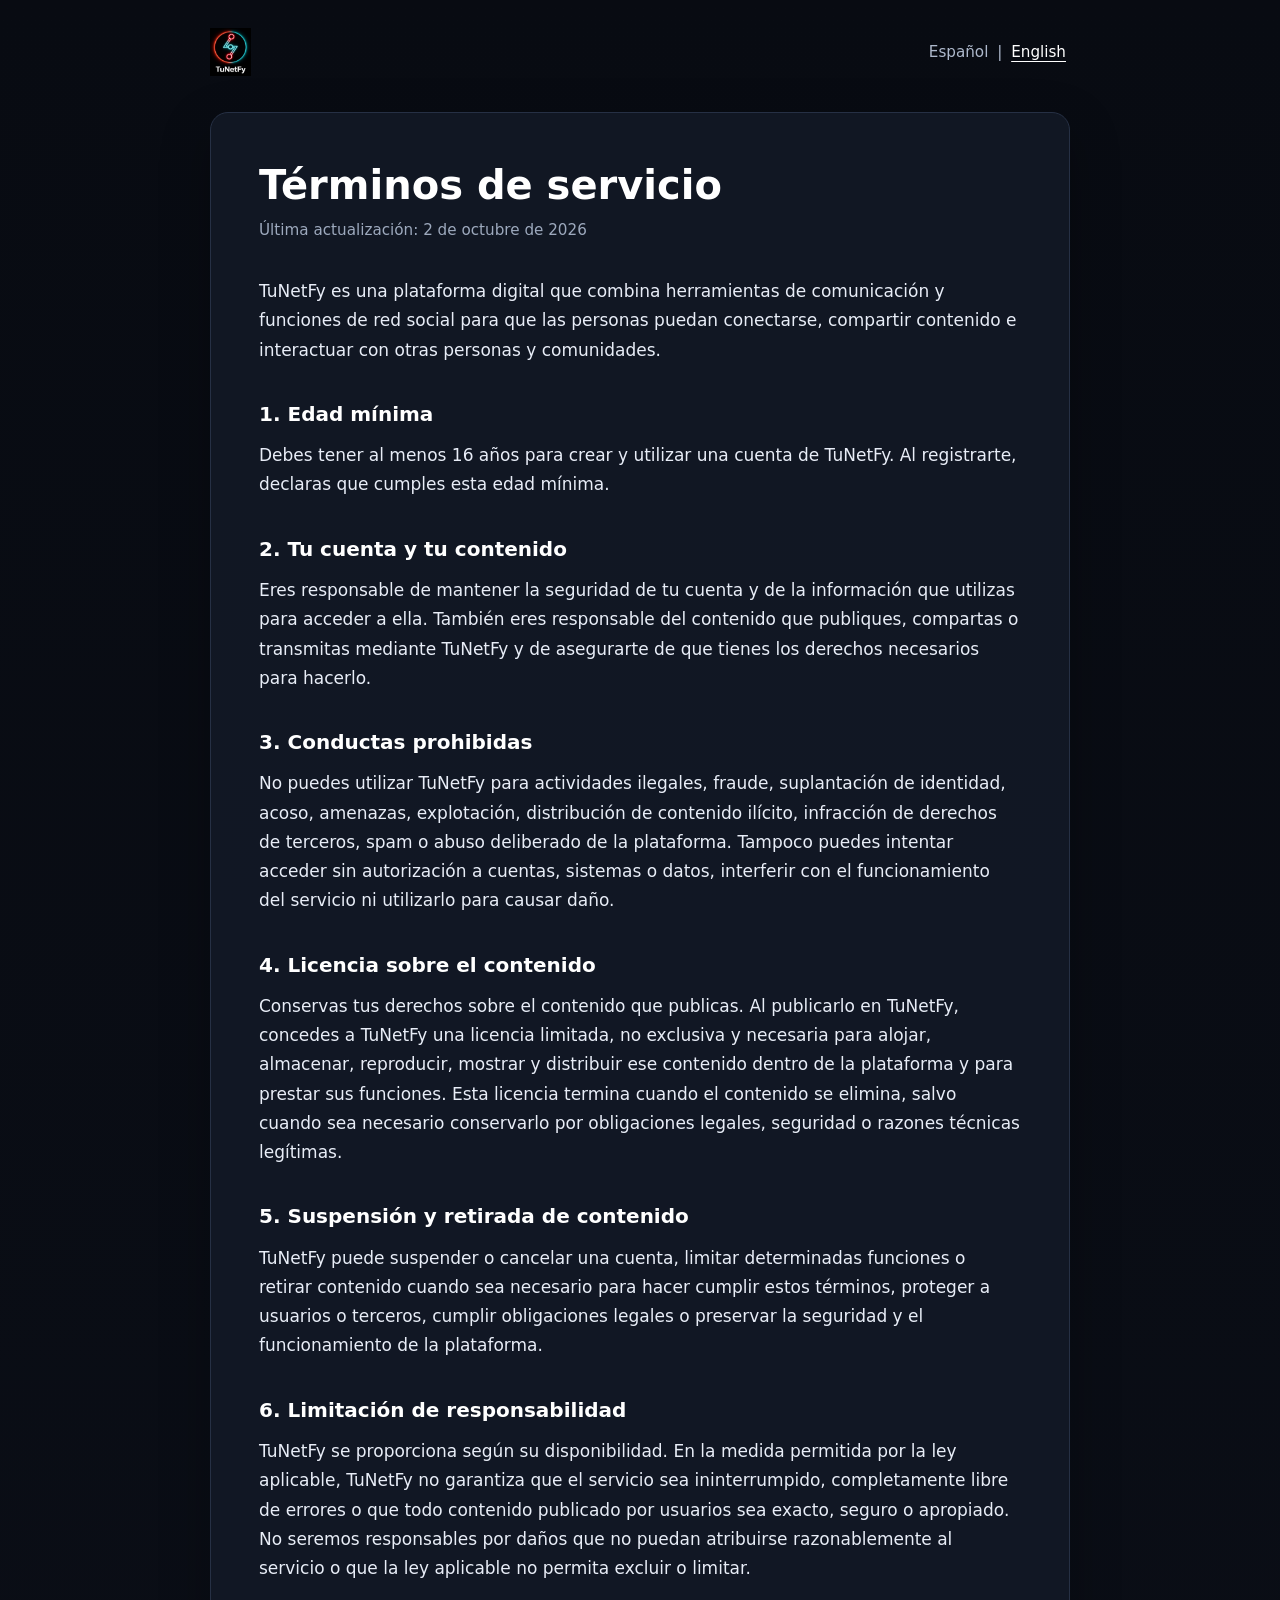
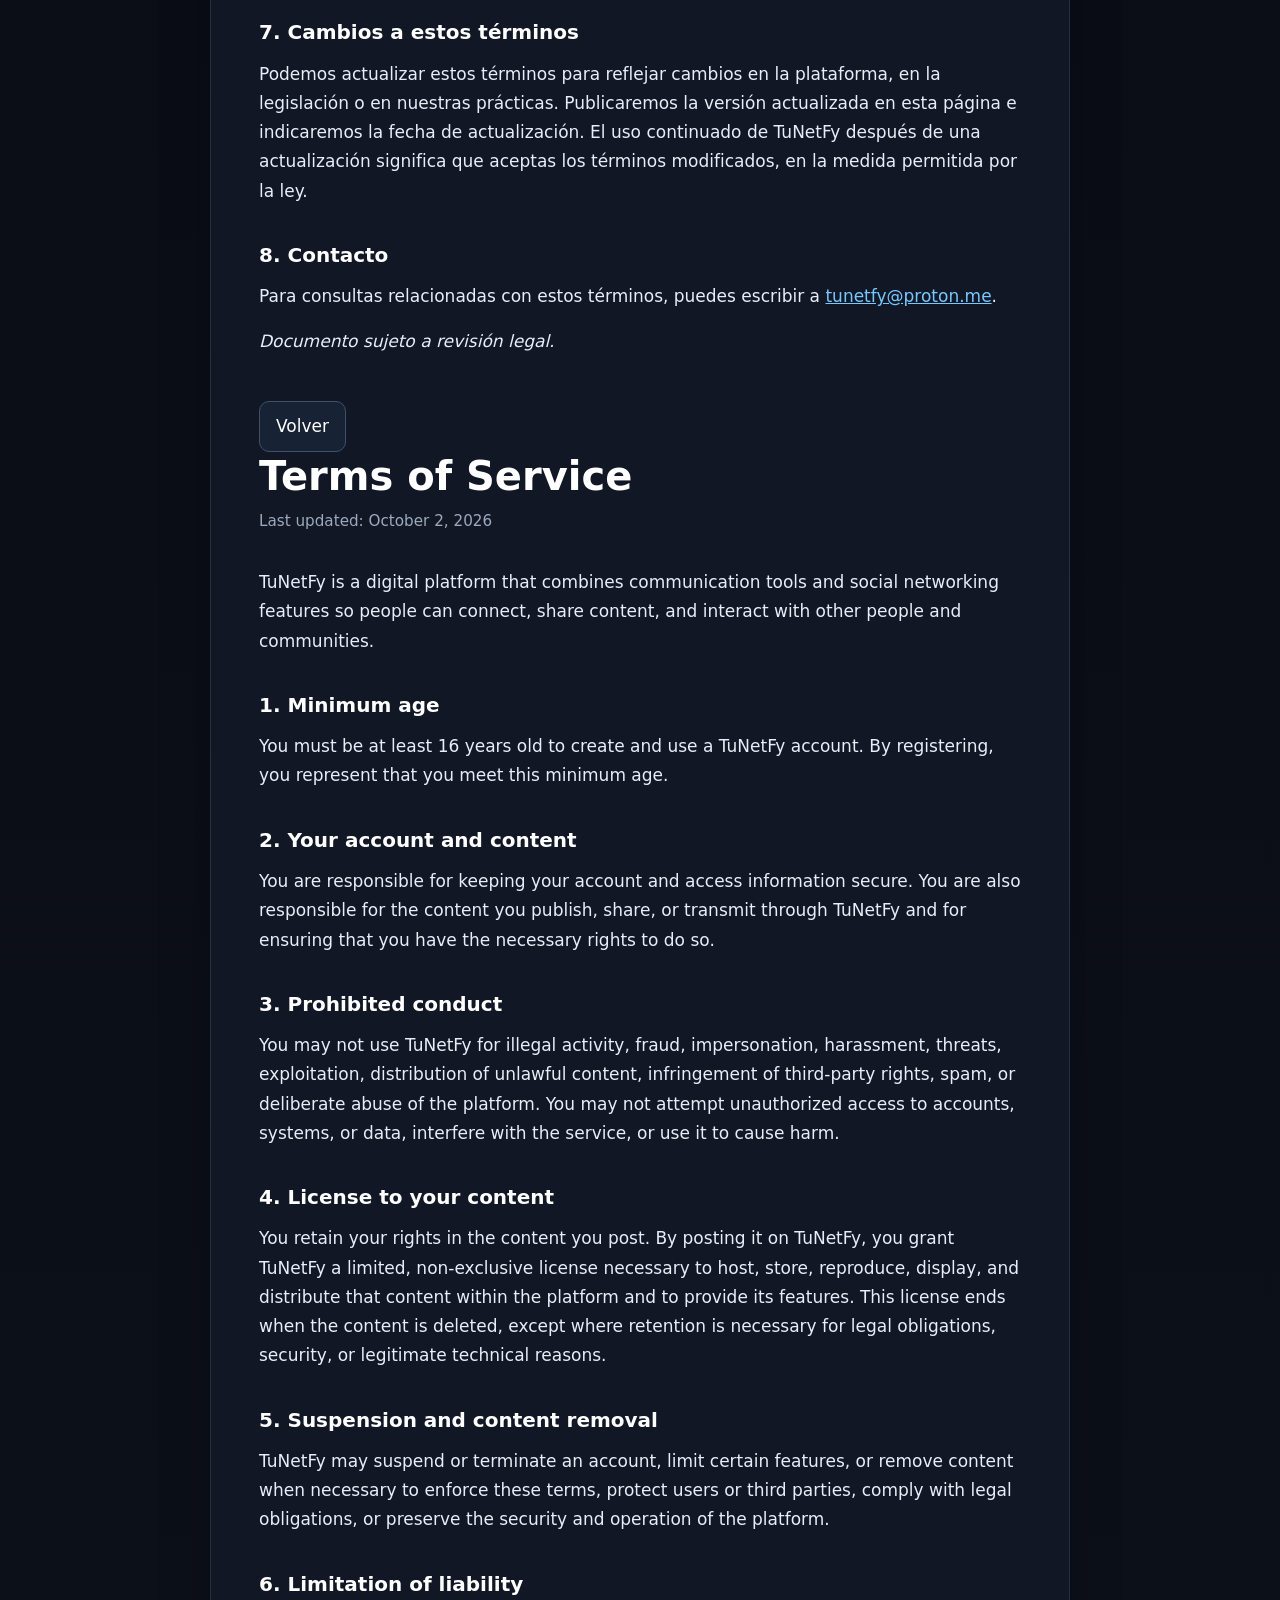
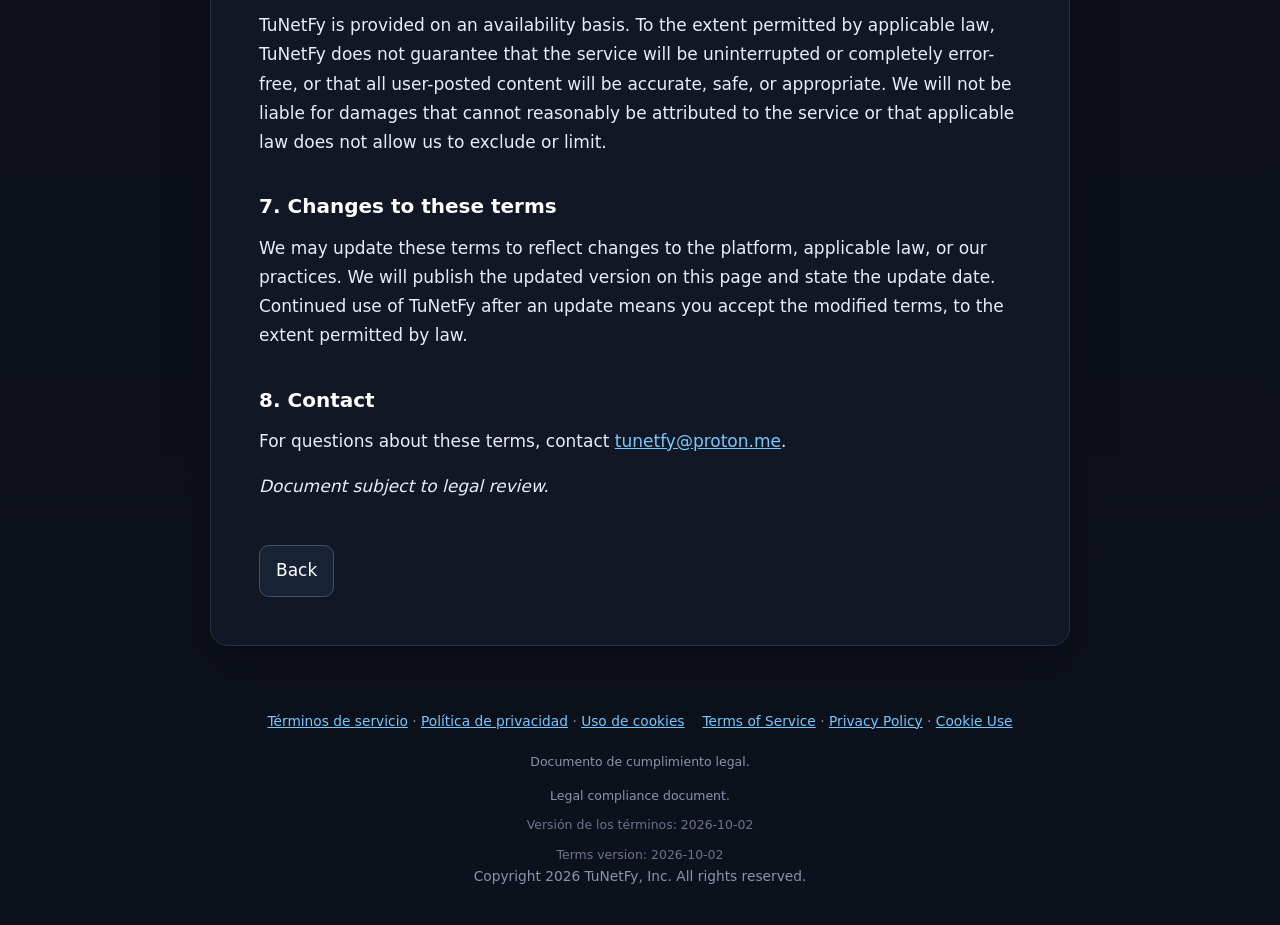
<file: terminos.html>
<!DOCTYPE html>
<html lang="es">
<head>
<meta charset="UTF-8">
<meta name="viewport" content="width=device-width, initial-scale=1.0">
<meta name="robots" content="noindex, nofollow">
<title>Terms of Service | TuNetFy</title>
<style>
:root{color-scheme:dark}
*{box-sizing:border-box}
html{background:#080b12}
body{margin:0;background:linear-gradient(180deg,#080b12 0%,#0d111b 100%);color:#e8edf7;font-family:Inter,system-ui,-apple-system,BlinkMacSystemFont,"Segoe UI",sans-serif;font-size:17px;line-height:1.72}
header{max-width:900px;margin:0 auto;padding:28px 20px 8px;display:flex;align-items:center;justify-content:space-between;gap:20px}
.logo{height:48px;width:auto;display:block}
.lang{font-size:.95rem;color:#aeb9cc;white-space:nowrap}
.lang button{border:0;background:none;color:#aeb9cc;font:inherit;cursor:pointer;padding:4px}
.lang button.active{color:#fff;text-decoration:underline;text-underline-offset:4px}
main{max-width:900px;margin:0 auto;padding:28px 20px 64px}
.card{background:rgba(18,24,37,.92);border:1px solid #263044;border-radius:18px;padding:clamp(24px,5vw,48px);box-shadow:0 18px 50px rgba(0,0,0,.28)}
h1{margin:0 0 8px;font-size:clamp(1.8rem,5vw,2.5rem);line-height:1.2;color:#fff}
.updated{margin:0 0 34px;color:#9da9bd;font-size:.95rem}
h2{margin:32px 0 10px;font-size:1.25rem;color:#fff}
p{margin:0 0 16px}
ul{padding-left:1.25rem;margin-top:8px}
li{margin-bottom:8px}
a{color:#78c8ff}
.back{display:inline-block;margin-top:28px;padding:10px 16px;border:1px solid #40506b;border-radius:10px;text-decoration:none;color:#fff;background:#182235}
footer{max-width:900px;margin:0 auto;padding:0 20px 36px;text-align:center;color:#8995aa;font-size:.86rem}
.footer-links{display:flex;justify-content:center;flex-wrap:wrap;gap:8px 18px;margin-bottom:18px}
.compliance{font-size:.78rem;margin-top:12px}
.version{font-size:.78rem;color:#68758b;margin-top:8px}
[lang-section]{display:none}
html.es [data-lang="es"],html.en [data-lang="en"]{display:block}
@media(max-width:560px){body{font-size:16px}header{padding-top:20px}.logo{height:40px}.card{border-radius:14px;padding:22px 18px}main{padding-top:20px}.footer-links{gap:7px 14px}}
</style>
</head>
<body>
<header>
<a href="/" aria-label="TuNetFy"><img class="logo" src="/assets/logo.png" alt="TuNetFy"></a>
<nav class="lang" aria-label="Language"><button id="esBtn" type="button">Español</button><span> | </span><button id="enBtn" type="button">English</button></nav>
</header>
<main>
<article class="card">
<section data-lang="es" lang="es">
<h1>Términos de servicio</h1><p class="updated">Última actualización: 2 de octubre de 2026</p>
<p>TuNetFy es una plataforma digital que combina herramientas de comunicación y funciones de red social para que las personas puedan conectarse, compartir contenido e interactuar con otras personas y comunidades.</p>
<h2>1. Edad mínima</h2><p>Debes tener al menos 16 años para crear y utilizar una cuenta de TuNetFy. Al registrarte, declaras que cumples esta edad mínima.</p>
<h2>2. Tu cuenta y tu contenido</h2><p>Eres responsable de mantener la seguridad de tu cuenta y de la información que utilizas para acceder a ella. También eres responsable del contenido que publiques, compartas o transmitas mediante TuNetFy y de asegurarte de que tienes los derechos necesarios para hacerlo.</p>
<h2>3. Conductas prohibidas</h2><p>No puedes utilizar TuNetFy para actividades ilegales, fraude, suplantación de identidad, acoso, amenazas, explotación, distribución de contenido ilícito, infracción de derechos de terceros, spam o abuso deliberado de la plataforma. Tampoco puedes intentar acceder sin autorización a cuentas, sistemas o datos, interferir con el funcionamiento del servicio ni utilizarlo para causar daño.</p>
<h2>4. Licencia sobre el contenido</h2><p>Conservas tus derechos sobre el contenido que publicas. Al publicarlo en TuNetFy, concedes a TuNetFy una licencia limitada, no exclusiva y necesaria para alojar, almacenar, reproducir, mostrar y distribuir ese contenido dentro de la plataforma y para prestar sus funciones. Esta licencia termina cuando el contenido se elimina, salvo cuando sea necesario conservarlo por obligaciones legales, seguridad o razones técnicas legítimas.</p>
<h2>5. Suspensión y retirada de contenido</h2><p>TuNetFy puede suspender o cancelar una cuenta, limitar determinadas funciones o retirar contenido cuando sea necesario para hacer cumplir estos términos, proteger a usuarios o terceros, cumplir obligaciones legales o preservar la seguridad y el funcionamiento de la plataforma.</p>
<h2>6. Limitación de responsabilidad</h2><p>TuNetFy se proporciona según su disponibilidad. En la medida permitida por la ley aplicable, TuNetFy no garantiza que el servicio sea ininterrumpido, completamente libre de errores o que todo contenido publicado por usuarios sea exacto, seguro o apropiado. No seremos responsables por daños que no puedan atribuirse razonablemente al servicio o que la ley aplicable no permita excluir o limitar.</p>
<h2>7. Cambios a estos términos</h2><p>Podemos actualizar estos términos para reflejar cambios en la plataforma, en la legislación o en nuestras prácticas. Publicaremos la versión actualizada en esta página e indicaremos la fecha de actualización. El uso continuado de TuNetFy después de una actualización significa que aceptas los términos modificados, en la medida permitida por la ley.</p>
<h2>8. Contacto</h2><p>Para consultas relacionadas con estos términos, puedes escribir a <a href="mailto:tunetfy@proton.me">tunetfy@proton.me</a>.</p>
<p><em>Documento sujeto a revisión legal.</em></p>
<a class="back" href="/">Volver</a>
</section>
<section data-lang="en" lang="en">
<h1>Terms of Service</h1><p class="updated">Last updated: October 2, 2026</p>
<p>TuNetFy is a digital platform that combines communication tools and social networking features so people can connect, share content, and interact with other people and communities.</p>
<h2>1. Minimum age</h2><p>You must be at least 16 years old to create and use a TuNetFy account. By registering, you represent that you meet this minimum age.</p>
<h2>2. Your account and content</h2><p>You are responsible for keeping your account and access information secure. You are also responsible for the content you publish, share, or transmit through TuNetFy and for ensuring that you have the necessary rights to do so.</p>
<h2>3. Prohibited conduct</h2><p>You may not use TuNetFy for illegal activity, fraud, impersonation, harassment, threats, exploitation, distribution of unlawful content, infringement of third-party rights, spam, or deliberate abuse of the platform. You may not attempt unauthorized access to accounts, systems, or data, interfere with the service, or use it to cause harm.</p>
<h2>4. License to your content</h2><p>You retain your rights in the content you post. By posting it on TuNetFy, you grant TuNetFy a limited, non-exclusive license necessary to host, store, reproduce, display, and distribute that content within the platform and to provide its features. This license ends when the content is deleted, except where retention is necessary for legal obligations, security, or legitimate technical reasons.</p>
<h2>5. Suspension and content removal</h2><p>TuNetFy may suspend or terminate an account, limit certain features, or remove content when necessary to enforce these terms, protect users or third parties, comply with legal obligations, or preserve the security and operation of the platform.</p>
<h2>6. Limitation of liability</h2><p>TuNetFy is provided on an availability basis. To the extent permitted by applicable law, TuNetFy does not guarantee that the service will be uninterrupted or completely error-free, or that all user-posted content will be accurate, safe, or appropriate. We will not be liable for damages that cannot reasonably be attributed to the service or that applicable law does not allow us to exclude or limit.</p>
<h2>7. Changes to these terms</h2><p>We may update these terms to reflect changes to the platform, applicable law, or our practices. We will publish the updated version on this page and state the update date. Continued use of TuNetFy after an update means you accept the modified terms, to the extent permitted by law.</p>
<h2>8. Contact</h2><p>For questions about these terms, contact <a href="mailto:tunetfy@proton.me">tunetfy@proton.me</a>.</p>
<p><em>Document subject to legal review.</em></p>
<a class="back" href="/">Back</a>
</section>
</article>
</main>
<footer>
<div class="footer-links">
<span data-lang="es"><a href="/terminos.html">Términos de servicio</a> · <a href="/privacidad.html">Política de privacidad</a> · <a href="/cookies.html">Uso de cookies</a></span>
<span data-lang="en"><a href="/terminos.html">Terms of Service</a> · <a href="/privacidad.html">Privacy Policy</a> · <a href="/cookies.html">Cookie Use</a></span>
</div>
<div data-lang="es" class="compliance">Documento de cumplimiento legal.</div>
<div data-lang="en" class="compliance">Legal compliance document.</div>
<div data-lang="es" class="version">Versión de los términos: 2026-10-02</div>
<div data-lang="en" class="version">Terms version: 2026-10-02</div>
<div>Copyright 2026 TuNetFy, Inc. All rights reserved.</div>
</footer>
<script>
(function(){
const q=new URLSearchParams(location.search), nav=(navigator.language||"").toLowerCase();
let lang=q.get("lang")==="en"||(!q.get("lang")&&nav.startsWith("en"))?"en":"es";
function setLang(v){lang=v;document.documentElement.className=v;document.documentElement.lang=v;document.getElementById("esBtn").classList.toggle("active",v==="es");document.getElementById("enBtn").classList.toggle("active",v==="en");}
document.getElementById("esBtn").addEventListener("click",()=>setLang("es"));
document.getElementById("enBtn").addEventListener("click",()=>setLang("en"));
setLang(lang);
})();
</script>
</body>
</html>
</file>
